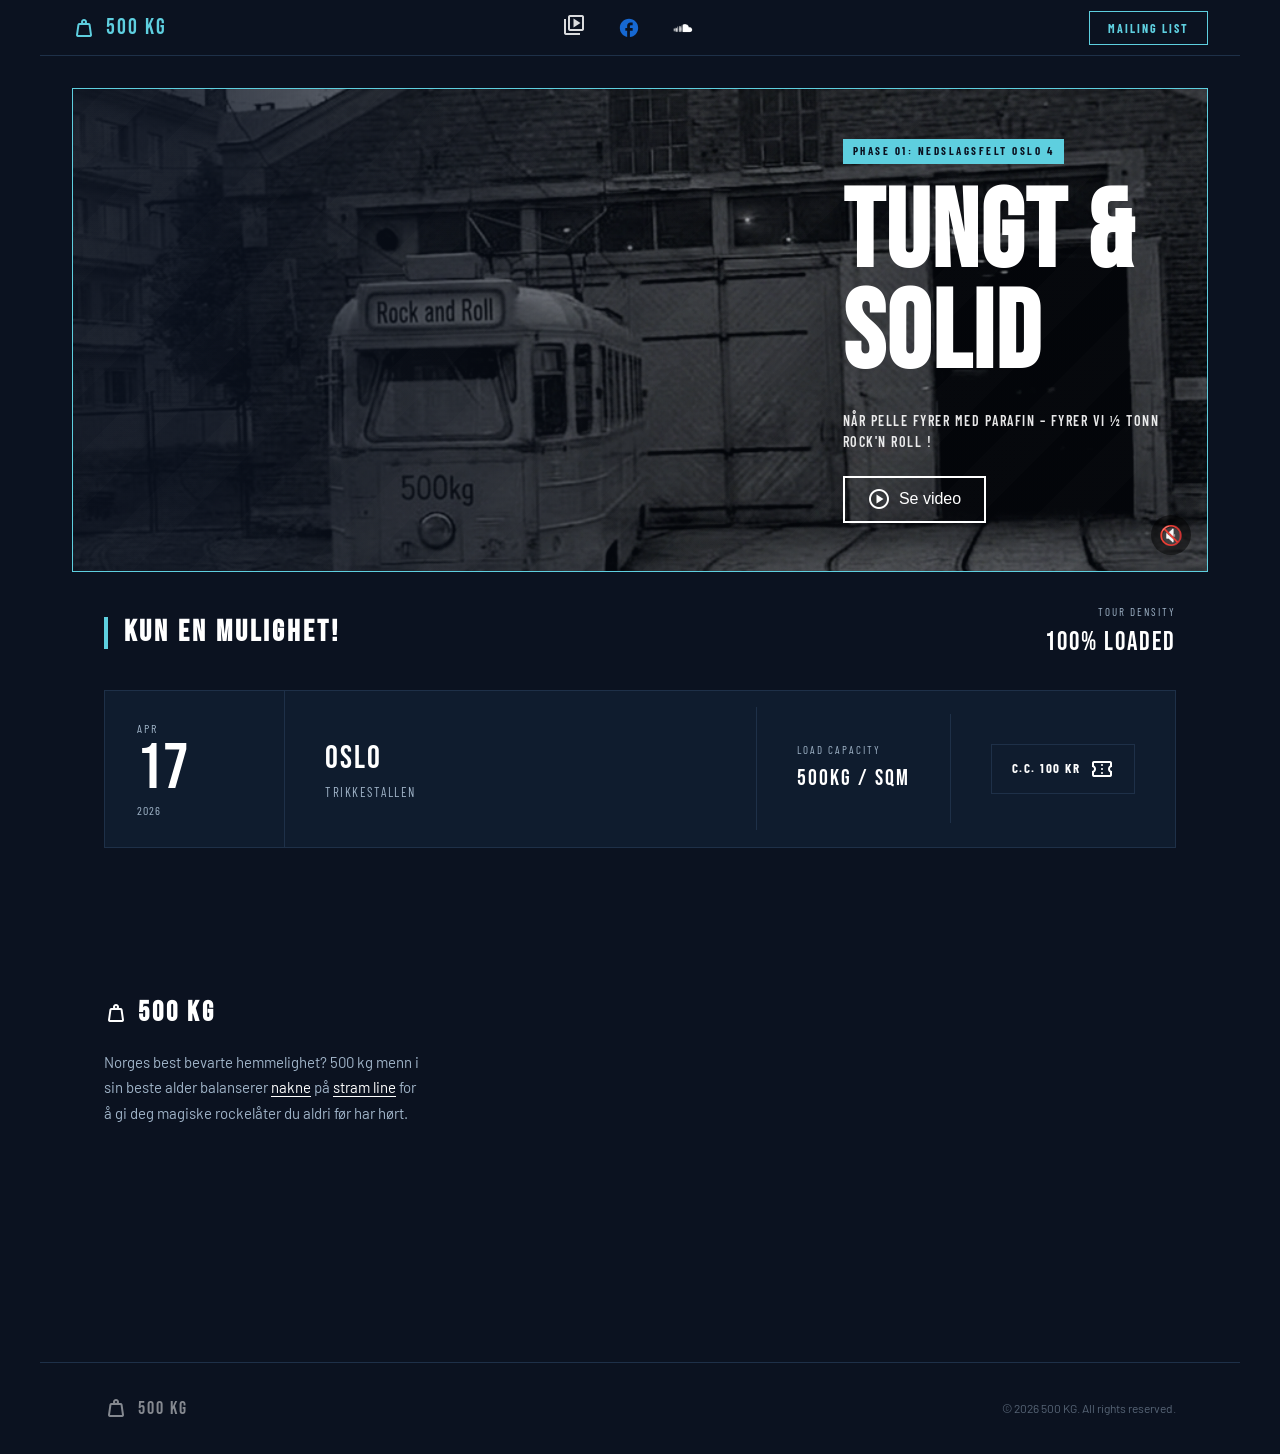
<file: public/index.html>
<!DOCTYPE html>
<html lang="no">

<head>
    <meta charset="UTF-8" />
    <meta name="viewport" content="width=device-width, initial-scale=1.0" />
    <title>500 KG</title>
    <link rel="preconnect" href="https://fonts.googleapis.com" />
    <link rel="preconnect" href="https://fonts.gstatic.com" crossorigin />
    <link
        href="https://fonts.googleapis.com/css2?family=Bebas+Neue&family=Barlow+Condensed:wght@400;600;700&family=Barlow:wght@400;600&display=swap"
        rel="stylesheet" />
    <link
        href="https://fonts.googleapis.com/css2?family=Material+Symbols+Outlined:wght,FILL@100..700,0..1&amp;display=swap"
        rel="stylesheet" />
    <link
        href="https://fonts.googleapis.com/css2?family=Material+Symbols+Outlined:wght,FILL@100..700,0..1&amp;display=swap"
        rel="stylesheet" />
        <style>
  #myVideo {
    transition: opacity 3s ease;
  }
  #myVideo.faded {
    opacity: 0;
  }
  #muteBtn {
    position: absolute;
    bottom: 1rem;
    right: 1rem;
    z-index: 10;
    background: rgba(0,0,0,0.5);
    color: white;
    border: none;
    border-radius: 50%;
    width: 2.5rem;
    height: 2.5rem;
    cursor: pointer;
    font-size: 1.2rem;
    display: flex;
    align-items: center;
    justify-content: center;
  }

  #videoModal {
    display: none;
    position: fixed;
    inset: 0;
    z-index: 1000;
    background: rgba(0,0,0,0.9);
    align-items: center;
    justify-content: center;
  }
  #videoModal.open {
    display: flex;
  }
  #videoModal .modal-inner {
    position: relative;
    width: 90vw;
    max-width: 1280px;
  }
  #videoModal .modal-inner::before {
    content: '';
    display: block;
    padding-top: 56.25%; /* 16:9 */
  }
  #modalVideo {
    position: absolute;
    inset: 0;
    width: 100%;
    height: 100%;
  }
  #modalClose {
    position: absolute;
    top: -2.5rem;
    right: 0;
    background: none;
    border: none;
    color: white;
    font-size: 2rem;
    cursor: pointer;
    line-height: 1;
  }

  #playBtn {
    margin-top: 1.5rem;
    background: none;
    border: 2px solid white;
    color: white;
    padding: 0.6rem 1.4rem;
    font-size: 1rem;
    cursor: pointer;
    display: inline-flex;
    align-items: center;
    gap: 0.5rem;
  }
  #playBtn:hover {
    background: white;
    color: black;
  }
</style>
    <link rel="stylesheet" href="styles.css" />
</head>
<script>
  document.addEventListener('DOMContentLoaded', () => {
    const video = document.getElementById('myVideo');
    const muteBtn = document.getElementById('muteBtn');
    const modal = document.getElementById('videoModal');
    const modalVideo = document.getElementById('modalVideo');
    const playBtn = document.getElementById('playBtn');
    const modalClose = document.getElementById('modalClose');

    video.addEventListener('ended', () => {
      video.classList.add('faded');
    });

    muteBtn.addEventListener('click', () => {
      video.muted = !video.muted;
      muteBtn.textContent = video.muted ? '🔇' : '🔊';
    });

    playBtn.addEventListener('click', () => {
      modal.classList.add('open');
      video.muted = true;
      modalVideo.play();
    });

    function closeModal() {
      modal.classList.remove('open');
      modalVideo.pause();
      modalVideo.currentTime = 0;
    }

    modalClose.addEventListener('click', closeModal);

    modal.addEventListener('click', (e) => {
      if (e.target === modal) closeModal();
    });

    document.addEventListener('keydown', (e) => {
      if (e.key === 'Escape') closeModal();
    });
  });
</script>

<body>
    <div class="container">

        <!-- NAV -->
        <nav>
            <a href="#" class="nav-logo">
                <span class="material-symbols-outlined text-4xl font-black text-primary">weight</span>
                500 KG
            </a>

            <ul class="nav-links">
                <li><a href="media.html" alt="Se media"><span class="material-symbols-outlined">video_library</span></a></li>
                <li><a href="https://fb.me/e/9AkBjSHgN" alt="Se arrangementet på facebook"><img
                            src="images/facebook.svg" alt="Facebook"></a></li>
                <li><a href="https://soundcloud.com/500kg-752015410?utm_source=clipboard&utm_medium=text&utm_campaign=social_sharing"
                        alt="Besøk oss på Soundcloud"></a><img src="images/soundcloud-icon.png" alt="Soundcloud"></a>
                </li>

            </ul>

            <a href="#mailing" class="btn-mailing">Mailing List</a>
        </nav>

        <!-- HERO -->
        <section class="hero">
            <div
                class="hero-bg  absolute inset-0 grayscale opacity-50 transition-transform duration-700 group-hover:scale-105">
                <video autoplay muted playsinline id="myVideo">
                    <source src="images/clip-short.webm" type="video/webm">-->
                    <source src="images/clip-short.mp4" type="video/mp4">
                </video>
                <button id="muteBtn" aria-label="Toggle mute">🔇</button>
            </div>
            <div class="hero-content">
                <div class="hero-tag">Phase 01: Nedslagsfelt Oslo 4</div>
                <h1>Tungt &amp;<br>Solid</h1>
                <p class="hero-sub">
                    Når Pelle fyrer med parafin – fyrer vi ½ tonn<br>
                    rock'n roll !
                </p>
                <button id="playBtn">
                    <span class="material-symbols-outlined">play_circle</span>
                    Se video
                </button>
            </div>
        </section>

        <!-- VIDEO MODAL -->
        <div id="videoModal" role="dialog" aria-modal="true">
            <div class="modal-inner">
                <button id="modalClose" aria-label="Lukk">&times;</button>
                <video id="modalVideo" controls playsinline>
                    <source src="images/imeidig.webm" type="video/webm">
                    <source src="images/imeidig.mp4" type="video/mp4">
                </video>
            </div>
        </div>

        <!-- UPCOMING IMPACTS -->
        <section class="upcoming" id="tour">
            <div class="upcoming-header">
                <h2>Kun en mulighet!</h2>
                <div class="tour-density">
                    <div class="label">Tour Density</div>
                    <div class="value">100% Loaded</div>
                </div>
            </div>

            <div class="event-card">
                <div class="event-date">
                    <div class="month">APR</div>
                    <div class="day">17</div>
                    <div class="year">2026</div>
                </div>

                <div class="event-venue">
                    <div class="city">Oslo</div>
                    <div class="location">Trikkestallen</div>
                </div>

                <div class="event-capacity">
                    <div class="cap-label">Load Capacity</div>
                    <div class="cap-value">500KG / SQM</div>
                </div>

                <div class="event-ticket">
                    <a href="https://www.ticketmaster.no/event/500-kilo-konsert-billetter/1808437127" class="btn-ticket">
                        C.C. 100 KR
                        <span class="material-symbols-outlined">confirmation_number</span>
                    </a>
                </div>
            </div>
        </section>


        <!-- ABOUT -->
        <section class="about" id="music">
            <div class="about-text">
                <h2>
                    <span class="material-symbols-outlined text-4xl font-black text-primary">weight</span>
                    500 KG
                </h2>
                <p>
                    Norges best bevarte hemmelighet? 500 kg menn i sin beste alder balanserer
                    <a class="underline decoration-1"
                        href="https://soundcloud.com/500kg-752015410/naken-promo-4?in=500kg-752015410/sets/500kg-promo">nakne</a>
                    på
                    <a class="underline decoration-1"
                        href="https://soundcloud.com/500kg-752015410/stram-line-promo-5?in=500kg-752015410/sets/500kg-promo">stram
                        line</a>
                    for å gi deg magiske rockelåter du aldri før har hørt.
                </p>
            </div>

            <div class="soundcloud-embed">
                <iframe width="100%" height="300" scrolling="no" frameborder="no" allow="autoplay"
                    src="https://w.soundcloud.com/player/?url=https%3A//api.soundcloud.com/playlists/soundcloud%253Aplaylists%253A2199288764&color=%2354A0C2&auto_play=false&hide_related=false&show_comments=true&show_user=true&show_reposts=false&show_teaser=true&visual=true">
                </iframe>
            </div>
        </section>


        <!-- FOOTER -->
        <footer>
            <div class="footer-logo">
                <span class="material-symbols-outlined text-4xl font-black text-primary">weight</span>
                500 KG
            </div>
            <p>&copy; 2026 500 KG. All rights reserved.</p>
        </footer>

    </div>
</body>

</html>
</file>
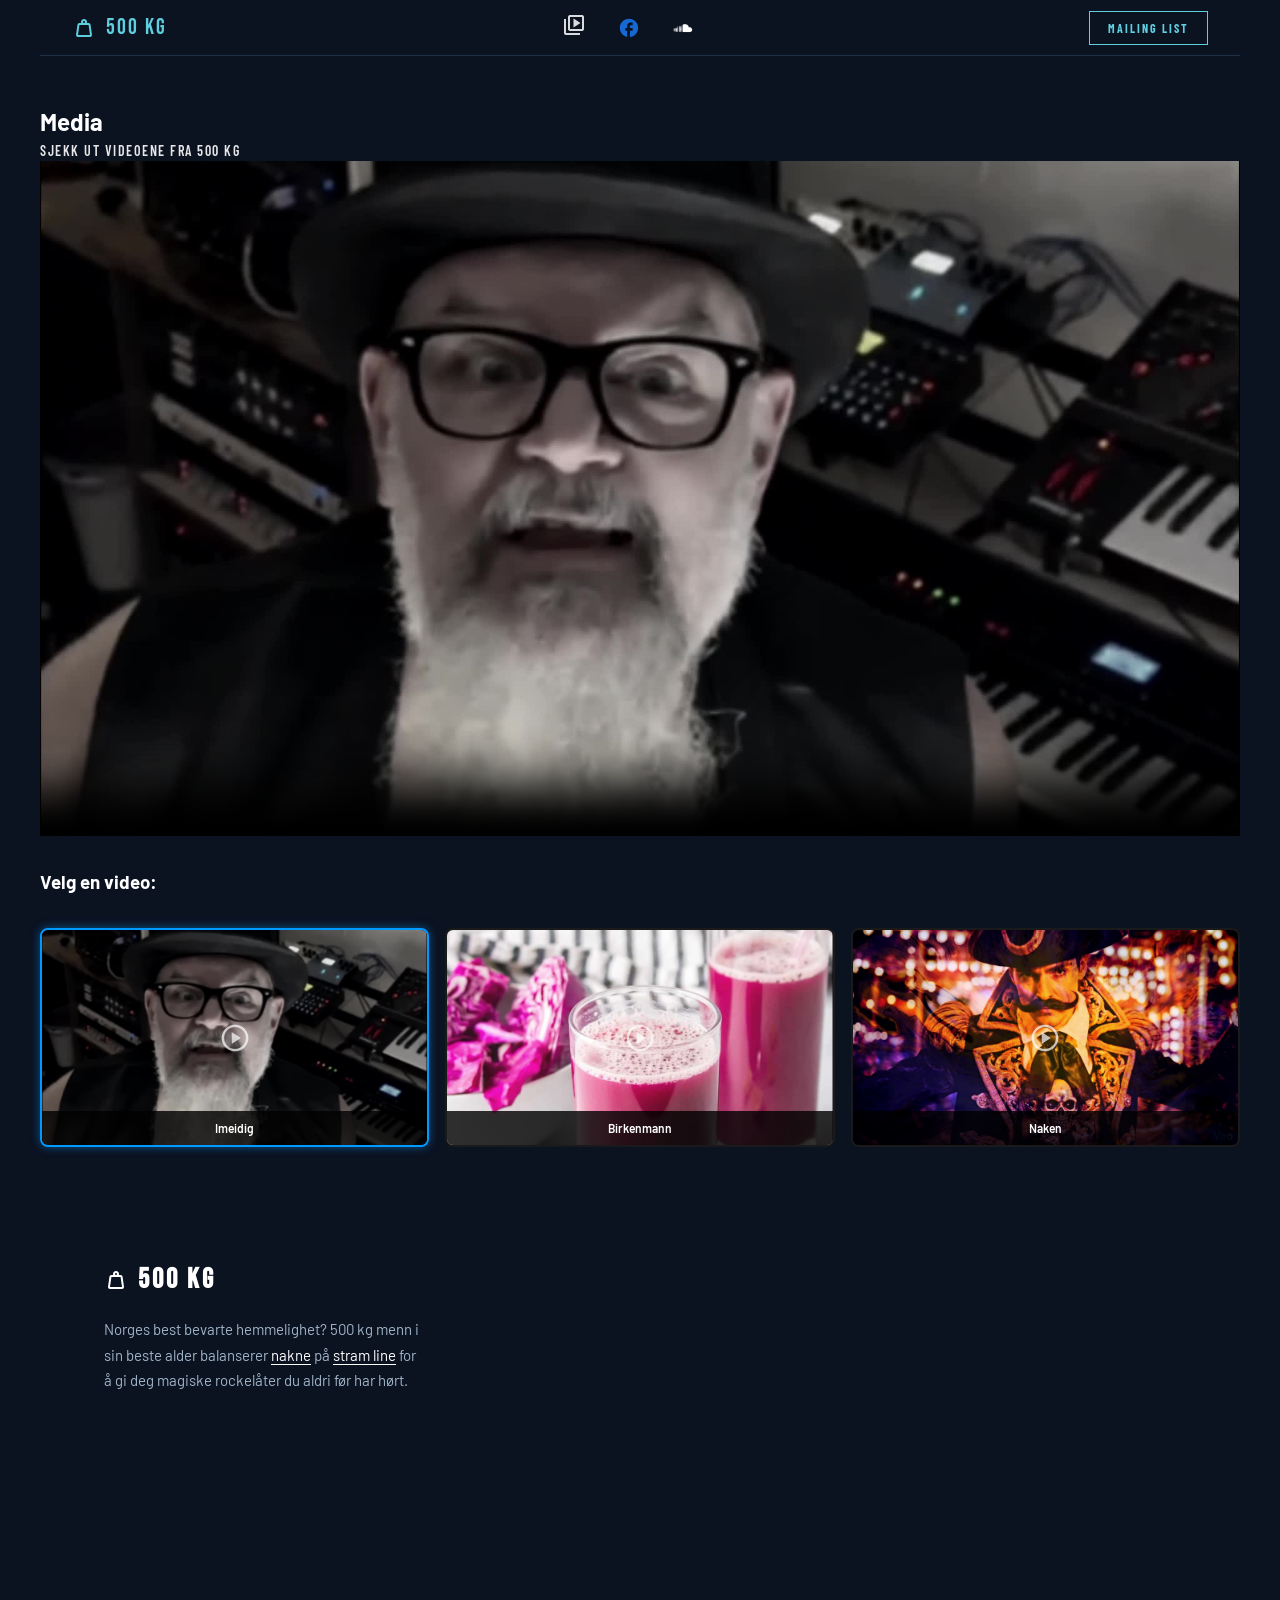
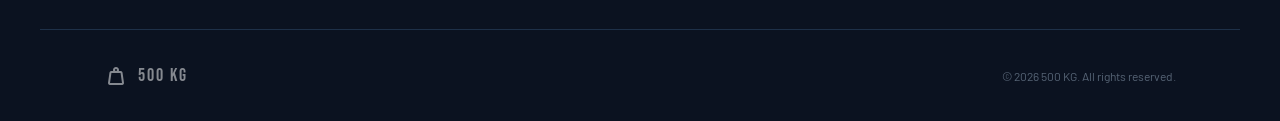
<file: public/media.html>
<!DOCTYPE html>
<html lang="no">

<head>
    <meta charset="UTF-8" />
    <meta name="viewport" content="width=device-width, initial-scale=1.0" />
    <title>500 KG - Media</title>
    <link rel="preconnect" href="https://fonts.googleapis.com" />
    <link rel="preconnect" href="https://fonts.gstatic.com" crossorigin />
    <link
        href="https://fonts.googleapis.com/css2?family=Bebas+Neue&family=Barlow+Condensed:wght@400;600;700&family=Barlow:wght@400;600&display=swap"
        rel="stylesheet" />
    <link
        href="https://fonts.googleapis.com/css2?family=Material+Symbols+Outlined:wght,FILL@100..700,0..1&amp;display=swap"
        rel="stylesheet" />
    <style>
      .video-player {
        position: relative;
        width: 100%;
        margin: 0 0 2rem 0;
      }
      
      .video-player video {
        width: 100%;
        height: auto;
        display: block;
        background: #000;
      }

      .playlist-container {
        display: grid;
        grid-template-columns: repeat(auto-fit, minmax(150px, 1fr));
        gap: 1rem;
        margin-top: 2rem;
      }

      .playlist-item {
        cursor: pointer;
        aspect-ratio: 16/9;
        background: #1a1a1a;
        border: 2px solid transparent;
        border-radius: 8px;
        overflow: hidden;
        transition: all 0.3s ease;
        position: relative;
        display: flex;
        align-items: center;
        justify-content: center;
      }

      .playlist-item:hover {
        border-color: #0099ff;
        transform: scale(1.05);
      }

      .playlist-item.active {
        border-color: #0099ff;
        box-shadow: 0 0 10px rgba(0, 153, 255, 0.5);
      }

      .playlist-item img {
        width: 100%;
        height: 100%;
        object-fit: cover;
      }

      .playlist-item-label {
        position: absolute;
        bottom: 0;
        left: 0;
        right: 0;
        background: rgba(0, 0, 0, 0.8);
        color: white;
        padding: 0.5rem;
        font-size: 0.75rem;
        text-align: center;
        font-weight: 600;
      }

      .playlist-item .play-icon {
        position: absolute;
        font-size: 2rem;
        color: white;
        opacity: 0.7;
        transition: opacity 0.3s;
      }

      .playlist-item:hover .play-icon {
        opacity: 1;
      }

      .media-section {
        margin: 3rem 0;
      }

      .media-section h2 {
        margin-bottom: 1.5rem;
        font-size: 2rem;
      }
    </style>
    <link rel="stylesheet" href="styles.css" />
</head>

<body>
    <div class="container">

        <!-- NAV -->
        <nav>
            <a href="index.html" class="nav-logo">
                <span class="material-symbols-outlined text-4xl font-black text-primary">weight</span>
                500 KG
            </a>

            <ul class="nav-links">
                <li><a href="media.html" alt="Se media"><span class="material-symbols-outlined">video_library</span></a></li>
                <li><a href="https://fb.me/e/9AkBjSHgN" alt="Se arrangementet på facebook"><img
                            src="images/facebook.svg" alt="Facebook"></a></li>
                <li><a href="https://soundcloud.com/500kg-752015410?utm_source=clipboard&utm_medium=text&utm_campaign=social_sharing"
                        alt="Besøk oss på Soundcloud"></a><img src="images/soundcloud-icon.png" alt="Soundcloud"></a>
                </li>
            </ul>

            <a href="#mailing" class="btn-mailing">Mailing List</a>
        </nav>

        <!-- MEDIA SECTION -->
        <section class="media-section">
            <div class="media-content">
                <h1>Media</h1>
                <p class="hero-sub">Sjekk ut videoene fra 500 KG</p>

                <!-- VIDEO PLAYER -->
                <div class="video-player">
                    <video id="mainVideo" controls playsinline>
                        <source src="images/imeidig.webm" type="video/webm">
                        <source src="images/imeidig.mp4" type="video/mp4">
                        Your browser does not support HTML5 video.
                    </video>
                </div>

                <!-- PLAYLIST -->
                <h3>Velg en video:</h3>
                <div class="playlist-container" id="playlist">
                    <div class="playlist-item active" data-video="imeidig" data-title="Imeidig">
                        <img src="images/imeidig-thumb.jpg" alt="Imeidig">
                        <span class="material-symbols-outlined play-icon">play_circle</span>
                        <div class="playlist-item-label">Imeidig</div>
                    </div>
                    <div class="playlist-item" data-video="birkenmann" data-title="Birkenmann">
                        <img src="images/birkenmann-thumb.jpg" alt="Birkenmann">
                        <span class="material-symbols-outlined play-icon">play_circle</span>
                        <div class="playlist-item-label">Birkenmann</div>
                    </div>
                    <div class="playlist-item" data-video="naken" data-title="Naken">
                        <img src="images/naken-thumb.jpg" alt="Naken">
                        <span class="material-symbols-outlined play-icon">play_circle</span>
                        <div class="playlist-item-label">Naken</div>
                    </div>
                </div>
            </div>
        </section>

        <!-- ABOUT -->
        <section class="about" id="music">
            <div class="about-text">
                <h2>
                    <span class="material-symbols-outlined text-4xl font-black text-primary">weight</span>
                    500 KG
                </h2>
                <p>
                    Norges best bevarte hemmelighet? 500 kg menn i sin beste alder balanserer
                    <a class="underline decoration-1"
                        href="https://soundcloud.com/500kg-752015410/naken-promo-4?in=500kg-752015410/sets/500kg-promo">nakne</a>
                    på
                    <a class="underline decoration-1"
                        href="https://soundcloud.com/500kg-752015410/stram-line-promo-5?in=500kg-752015410/sets/500kg-promo">stram
                        line</a>
                    for å gi deg magiske rockelåter du aldri før har hørt.
                </p>
            </div>

            <div class="soundcloud-embed">
                <iframe width="100%" height="300" scrolling="no" frameborder="no" allow="autoplay"
                    src="https://w.soundcloud.com/player/?url=https%3A//api.soundcloud.com/playlists/soundcloud%253Aplaylists%253A2199288764&color=%2354A0C2&auto_play=false&hide_related=false&show_comments=true&show_user=true&show_reposts=false&show_teaser=true&visual=true">
                </iframe>
            </div>
        </section>

        <!-- FOOTER -->
        <footer>
            <div class="footer-logo">
                <span class="material-symbols-outlined text-4xl font-black text-primary">weight</span>
                500 KG
            </div>
            <p>&copy; 2026 500 KG. All rights reserved.</p>
        </footer>

    </div>

    <script>
        document.addEventListener('DOMContentLoaded', () => {
            const mainVideo = document.getElementById('mainVideo');
            const playlistItems = document.querySelectorAll('.playlist-item');

            // Function to get URL parameters
            function getUrlParameter(name) {
                name = name.replace(/[\[]/, '\\[').replace(/[\]]/, '\\]');
                const regex = new RegExp('[\\?&]' + name + '=([^&#]*)');
                const results = regex.exec(location.search);
                return results === null ? '' : decodeURIComponent(results[1].replace(/\+/g, ' '));
            }

            // Function to switch video
            function switchVideo(videoName) {
                const videoItem = document.querySelector(`.playlist-item[data-video="${videoName}"]`);
                if (!videoItem) return;

                const videoTitle = videoItem.dataset.title;

                // Update video sources and poster
                mainVideo.innerHTML = `
                    <source src="images/${videoName}.webm" type="video/webm">
                    <source src="images/${videoName}.mp4" type="video/mp4">
                    Your browser does not support HTML5 video.
                `;
                mainVideo.poster = `images/${videoName}-thumb.jpg`;

                // Update active state
                playlistItems.forEach(i => i.classList.remove('active'));
                videoItem.classList.add('active');

                // Load the video
                mainVideo.load();
            }

            // Check for video parameter in URL and set initial video
            const initialVideo = getUrlParameter('video');
            if (initialVideo && document.querySelector(`.playlist-item[data-video="${initialVideo}"]`)) {
                switchVideo(initialVideo);
                // Auto-play muted when accessed via URL parameter
                mainVideo.muted = true;
                mainVideo.play().catch(e => {
                    // Handle autoplay policy restrictions
                    console.log('Autoplay prevented:', e);
                });
            } else {
                // Default to imeidig if no valid video parameter
                switchVideo('imeidig');
            }

            // Add click handlers for playlist items
            playlistItems.forEach(item => {
                item.addEventListener('click', () => {
                    const videoName = item.dataset.video;
                    switchVideo(videoName);
                    // Update URL without reloading page
                    const newUrl = window.location.pathname + '?video=' + encodeURIComponent(videoName);
                    window.history.pushState({}, '', newUrl);
                });
            });
        });
    </script>
</body>

</html>
</file>
<file: public/styles.css>
.container {
    max-width: 1200px;
    margin: 0 auto;
}

*,
*::before,
*::after {
    box-sizing: border-box;
    margin: 0;
    padding: 0;
}

:root {
    --bg: #0b1220;
    --bg2: #0e1828;
    --accent: #5ecfdf;
    --text: #ffffff;
    --muted: #a0b4c8;
    --border: #1e3048;
    --card-bg: #0f1c2e;
}

body {
    background-color: var(--bg);
    color: var(--text);
    font-family: 'Barlow', sans-serif;
    font-size: 16px;
    line-height: 1.5;
}

/* ── NAV ── */
nav {
    display: flex;
    align-items: center;
    justify-content: space-between;
    padding: 0 32px;
    height: 56px;
    background: var(--bg);
    border-bottom: 1px solid var(--border);
    position: sticky;
    top: 0;
    z-index: 100;
}

.nav-logo {
    display: flex;
    align-items: center;
    gap: 10px;
    font-family: 'Bebas Neue', sans-serif;
    font-size: 22px;
    letter-spacing: 2px;
    color: var(--accent);
    text-decoration: none;
}

.nav-logo svg {
    width: 22px;
    height: 22px;
    fill: var(--accent);
}

.nav-links {
    display: flex;
    gap: 32px;
    list-style: none;
    align-items: center;
}

.nav-links img {
    height: 22px;
    width: auto;
    display: block;
}

.nav-links a {
    color: var(--text);
    text-decoration: none;
    font-family: 'Barlow Condensed', sans-serif;
    font-weight: 600;
    font-size: 13px;
    letter-spacing: 2px;
    text-transform: uppercase;
    opacity: 0.85;
    transition: opacity 0.2s;
}

.nav-links a:hover {
    opacity: 1;
}

.btn-mailing {
    font-family: 'Barlow Condensed', sans-serif;
    font-weight: 700;
    font-size: 12px;
    letter-spacing: 2px;
    text-transform: uppercase;
    color: var(--accent);
    border: 1.5px solid var(--accent);
    background: transparent;
    padding: 7px 18px;
    cursor: pointer;
    transition: background 0.2s, color 0.2s;
    text-decoration: none;
}

.btn-mailing:hover {
    background: var(--accent);
    color: var(--bg);
}

/* ── HERO ── */
.hero {
    position: relative;
    margin: 32px;
    border: 1.5px solid var(--accent);
    overflow: hidden;
    min-height: 420px;
    display: flex;
    align-items: flex-end;
    justify-content: flex-end;
}

.hero-bg {
    position: absolute;
    inset: 0;
    background:
        linear-gradient(to right, rgba(11, 18, 32, 0.85) 10%, rgba(11, 18, 32, 0.3) 55%),
        url('images/oie_SEh1Wg2NBtnI.png') center/cover no-repeat;
    background-color: #1a2a3a;
}

/* Fallback gradient when no image is present */
.hero-bg::after {
    content: '';
    position: absolute;
    inset: 0;
    background: repeating-linear-gradient(-45deg,
            transparent,
            transparent 40px,
            rgba(255, 255, 255, 0.01) 40px,
            rgba(255, 255, 255, 0.01) 80px);
}

.hero-content {
    position: relative;
    z-index: 1;
    padding: 48px;


}

.hero-tag {
    display: inline-block;
    background: var(--accent);
    color: var(--bg);
    font-family: 'Barlow Condensed', sans-serif;
    font-weight: 700;
    font-size: 11px;
    letter-spacing: 2.5px;
    text-transform: uppercase;
    padding: 4px 10px;
    margin-bottom: 20px;
}

.hero h1 {
    font-family: 'Bebas Neue', sans-serif;
    font-size: clamp(64px, 9vw, 110px);
    line-height: 0.92;
    letter-spacing: 2px;
    text-transform: uppercase;
    margin-bottom: 24px;
}

.hero-sub {
    font-family: 'Barlow Condensed', sans-serif;
    font-weight: 600;
    font-size: 14px;
    letter-spacing: 1.5px;
    text-transform: uppercase;
    max-width: 440px;
    line-height: 1.5;
    opacity: 0.9;
}

/* ── ABOUT ── */
.about {
    display: grid;
    grid-template-columns: 1fr 1fr;
    gap: 48px;
    padding: 64px;
}

.about-text h2 {
    display: flex;
    align-items: center;
    gap: 10px;
    font-family: 'Bebas Neue', sans-serif;
    font-size: 28px;
    letter-spacing: 3px;
    margin-bottom: 16px;
}

.about-text h2 svg {
    width: 22px;
    height: 22px;
    fill: var(--accent);
}

.about-text p {
    color: var(--muted);
    font-size: 15px;
    line-height: 1.7;
    max-width: 320px;
}

.about-text a {
    color: var(--text);
    text-decoration: underline;
    text-underline-offset: 3px;
}

.soundcloud-embed {
    width: 100%;
    overflow: hidden;
}

/* ── UPCOMING ── */
.upcoming {
    padding: 0 64px 80px;
}

.upcoming-header {
    display: flex;
    align-items: center;
    justify-content: space-between;
    margin-bottom: 28px;
}

.upcoming-header h2 {
    display: flex;
    align-items: center;
    gap: 16px;
    font-family: 'Bebas Neue', sans-serif;
    font-size: 30px;
    letter-spacing: 3px;
    text-transform: uppercase;
}

.upcoming-header h2::before {
    content: '';
    display: block;
    width: 4px;
    height: 32px;
    background: var(--accent);
}

.tour-density {
    text-align: right;
}

.tour-density .label {
    font-family: 'Barlow Condensed', sans-serif;
    font-size: 11px;
    letter-spacing: 2px;
    text-transform: uppercase;
    color: var(--muted);
    margin-bottom: 2px;
}

.tour-density .value {
    font-family: 'Bebas Neue', sans-serif;
    font-size: 26px;
    letter-spacing: 2px;
    color: var(--text);
}

/* ── EVENT CARD ── */
.event-card {
    display: grid;
    grid-template-columns: 180px 1fr auto auto;
    align-items: center;
    border: 1px solid var(--border);
    background: var(--card-bg);
}

.event-date {
    padding: 28px 32px;
    border-right: 1px solid var(--border);
}

.event-date .month {
    font-family: 'Barlow Condensed', sans-serif;
    font-size: 12px;
    letter-spacing: 2px;
    text-transform: uppercase;
    color: var(--muted);
}

.event-date .day {
    font-family: 'Bebas Neue', sans-serif;
    font-size: 64px;
    line-height: 1;
    letter-spacing: 0;
}

.event-date .year {
    font-family: 'Barlow Condensed', sans-serif;
    font-size: 12px;
    letter-spacing: 1px;
    color: var(--muted);
}

.event-venue {
    padding: 28px 40px;
    border-right: 1px solid var(--border);
}

.event-venue .city {
    font-family: 'Bebas Neue', sans-serif;
    font-size: 32px;
    letter-spacing: 2px;
}

.event-venue .location {
    font-family: 'Barlow Condensed', sans-serif;
    font-size: 13px;
    letter-spacing: 1.5px;
    text-transform: uppercase;
    color: var(--muted);
}

.event-capacity {
    padding: 28px 40px;
    border-right: 1px solid var(--border);
}

.event-capacity .cap-label {
    font-family: 'Barlow Condensed', sans-serif;
    font-size: 11px;
    letter-spacing: 2px;
    text-transform: uppercase;
    color: var(--muted);
    margin-bottom: 4px;
}

.event-capacity .cap-value {
    font-family: 'Bebas Neue', sans-serif;
    font-size: 22px;
    letter-spacing: 2px;
}

.event-ticket {
    padding: 28px 40px;
}

.btn-ticket {
    display: flex;
    align-items: center;
    gap: 10px;
    font-family: 'Barlow Condensed', sans-serif;
    font-weight: 700;
    font-size: 13px;
    letter-spacing: 1.5px;
    text-transform: uppercase;
    color: var(--text);
    background: var(--card-bg);
    border: 1.5px solid var(--border);
    padding: 12px 20px;
    cursor: pointer;
    transition: border-color 0.2s, color 0.2s;
    white-space: nowrap;
    text-decoration: none;
}

.btn-ticket:hover {
    border-color: var(--accent);
    color: var(--accent);
}

.btn-ticket svg {
    width: 16px;
    height: 16px;
    fill: currentColor;
}

/* ── FOOTER ── */
footer {
    border-top: 1px solid var(--border);
    padding: 32px 64px;
    display: flex;
    align-items: center;
    justify-content: space-between;
}

.footer-logo {
    display: flex;
    align-items: center;
    gap: 10px;
    font-family: 'Bebas Neue', sans-serif;
    font-size: 18px;
    letter-spacing: 2px;
    opacity: 0.5;
}

.footer-logo svg {
    width: 18px;
    height: 18px;
    fill: var(--accent);
    opacity: 0.5;
}

footer p {
    font-size: 12px;
    color: var(--muted);
    opacity: 0.5;
}

@media (max-width: 900px) {
    nav {
        padding: 0 16px;
    }

    .nav-links {
        gap: 16px;
    }

    .hero {
        margin: 16px;
    }

    .hero-content {
        padding: 32px 24px;
    }

    .about {
        grid-template-columns: 1fr;
        padding: 40px 24px;
    }

    .upcoming {
        padding: 0 24px 60px;
    }

    .event-card {
        grid-template-columns: 1fr 1fr;
        grid-template-rows: auto auto;
    }

    .event-capacity {
        border-right: none;
    }

    footer {
        padding: 24px;
        flex-direction: column;
        gap: 12px;
        text-align: center;
    }
}
</file>
